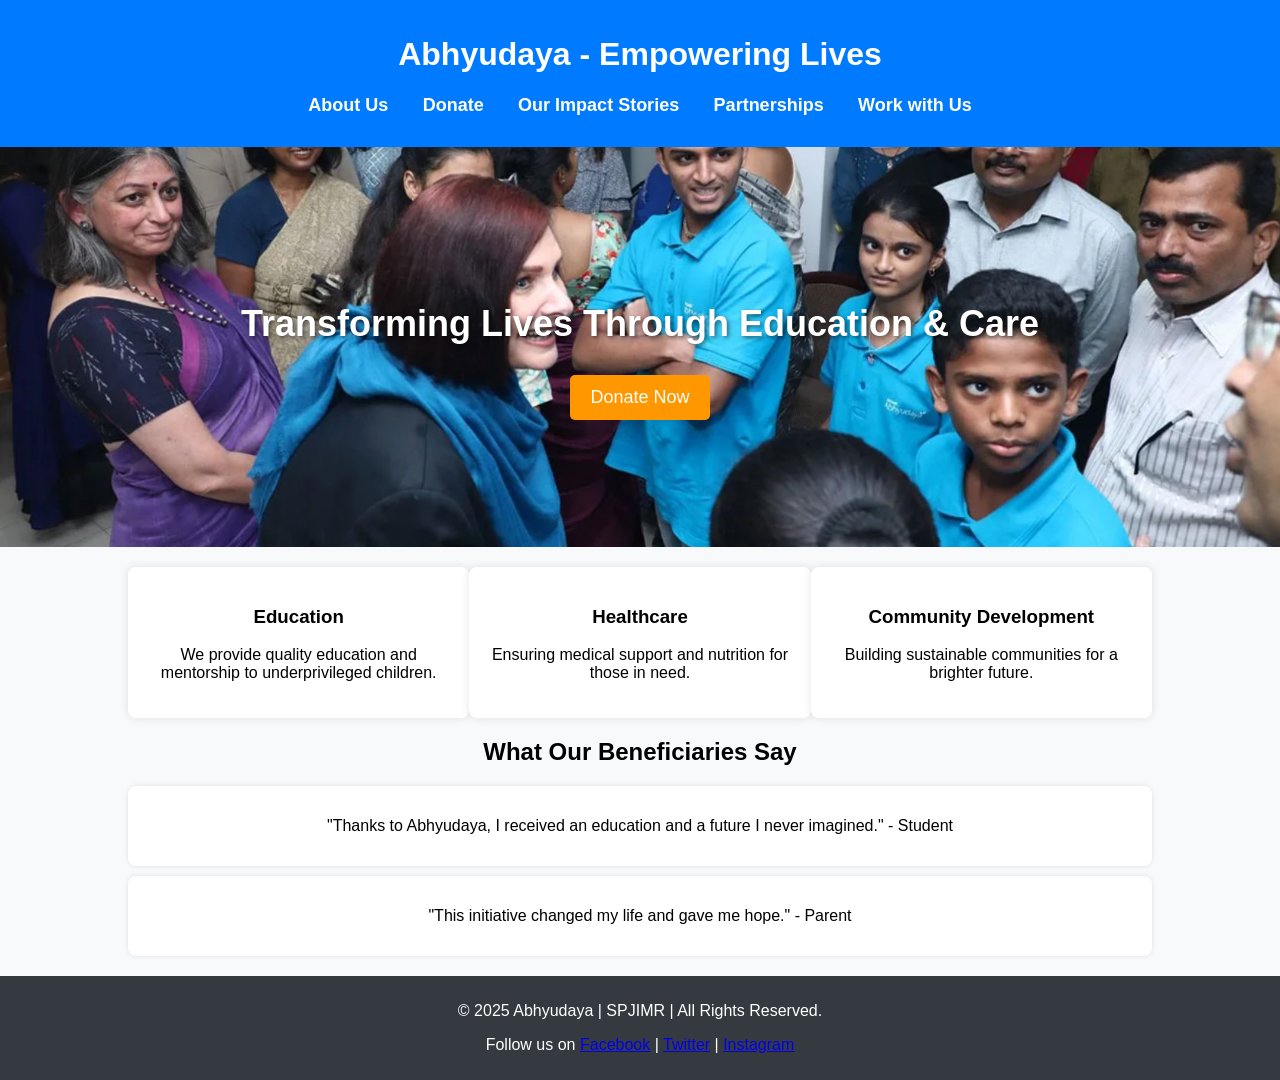
<file: index.html>
<!DOCTYPE html>
<html lang="en">
<head>
    <meta charset="UTF-8">
    <meta name="viewport" content="width=device-width, initial-scale=1.0">
    <title>Abhyudaya - Transforming Lives</title>
    <link rel="stylesheet" href="styles.css">
    <style>
        body {
            font-family: Arial, sans-serif;
            margin: 0;
            padding: 0;
            background-color: #f8f9fa;
            text-align: center;
        }
        header {
            background-color: #007bff;
            color: white;
            padding: 15px 0;
        }
        nav ul {
            list-style: none;
            padding: 0;
        }
        nav ul li {
            display: inline;
            margin: 0 15px;
        }
        nav ul li a {
            color: white;
            text-decoration: none;
            font-size: 18px;
        }
        .hero {
            background: url('hero_image.jpg') no-repeat center center/cover;
            height: 400px;
            display: flex;
            align-items: center;
            justify-content: center;
            flex-direction: column;
            color: white;
            text-shadow: 2px 2px 4px rgba(0, 0, 0, 0.5);
        }
        .hero h1 {
            font-size: 36px;
        }
        .hero button {
            padding: 12px 20px;
            background: #ff9800;
            border: none;
            font-size: 18px;
            color: white;
            cursor: pointer;
            border-radius: 5px;
        }
        .section-container {
            width: 80%;
            margin: auto;
            display: flex;
            justify-content: space-between;
            margin-top: 20px;
        }
        .section {
            width: 30%;
            padding: 20px;
            background: white;
            border-radius: 8px;
            box-shadow: 0px 0px 10px rgba(0, 0, 0, 0.1);
        }
        .testimonials {
            width: 80%;
            margin: auto;
            margin-top: 20px;
        }
        .testimonial {
            background: white;
            padding: 15px;
            border-radius: 8px;
            margin-bottom: 10px;
            box-shadow: 0px 0px 5px rgba(0, 0, 0, 0.1);
        }
        footer {
            margin-top: 20px;
            background-color: #343a40;
            color: white;
            padding: 10px 0;
        }
    </style>
</head>
<body>
    <header>
        <h1>Abhyudaya - Empowering Lives</h1>
        <nav>
            <ul>
                <li><a href="about.html">About Us</a></li>
                <li><a href="donate.html">Donate</a></li>
                <li><a href="impact.html">Our Impact Stories</a></li>
                <li><a href="partnerships.html">Partnerships</a></li>
                <li><a href="work-with-us.html">Work with Us</a></li>
            </ul>
        </nav>
    </header>
    
    <section class="hero">
        <h1>Transforming Lives Through Education & Care</h1>
        <button onclick="window.location.href='donate.html'">Donate Now</button>
    </section>
    
    <div class="section-container">
        <div class="section">
            <h3>Education</h3>
            <p>We provide quality education and mentorship to underprivileged children.</p>
        </div>
        <div class="section">
            <h3>Healthcare</h3>
            <p>Ensuring medical support and nutrition for those in need.</p>
        </div>
        <div class="section">
            <h3>Community Development</h3>
            <p>Building sustainable communities for a brighter future.</p>
        </div>
    </div>
    
    <section class="testimonials">
        <h2>What Our Beneficiaries Say</h2>
        <div class="testimonial">
            <p>"Thanks to Abhyudaya, I received an education and a future I never imagined." - Student</p>
        </div>
        <div class="testimonial">
            <p>"This initiative changed my life and gave me hope." - Parent</p>
        </div>
    </section>
    
    <footer>
        <p>&copy; 2025 Abhyudaya | SPJIMR | All Rights Reserved.</p>
        <p>Follow us on <a href="#">Facebook</a> | <a href="#">Twitter</a> | <a href="#">Instagram</a></p>
    </footer>
</body>
</html>
</file>
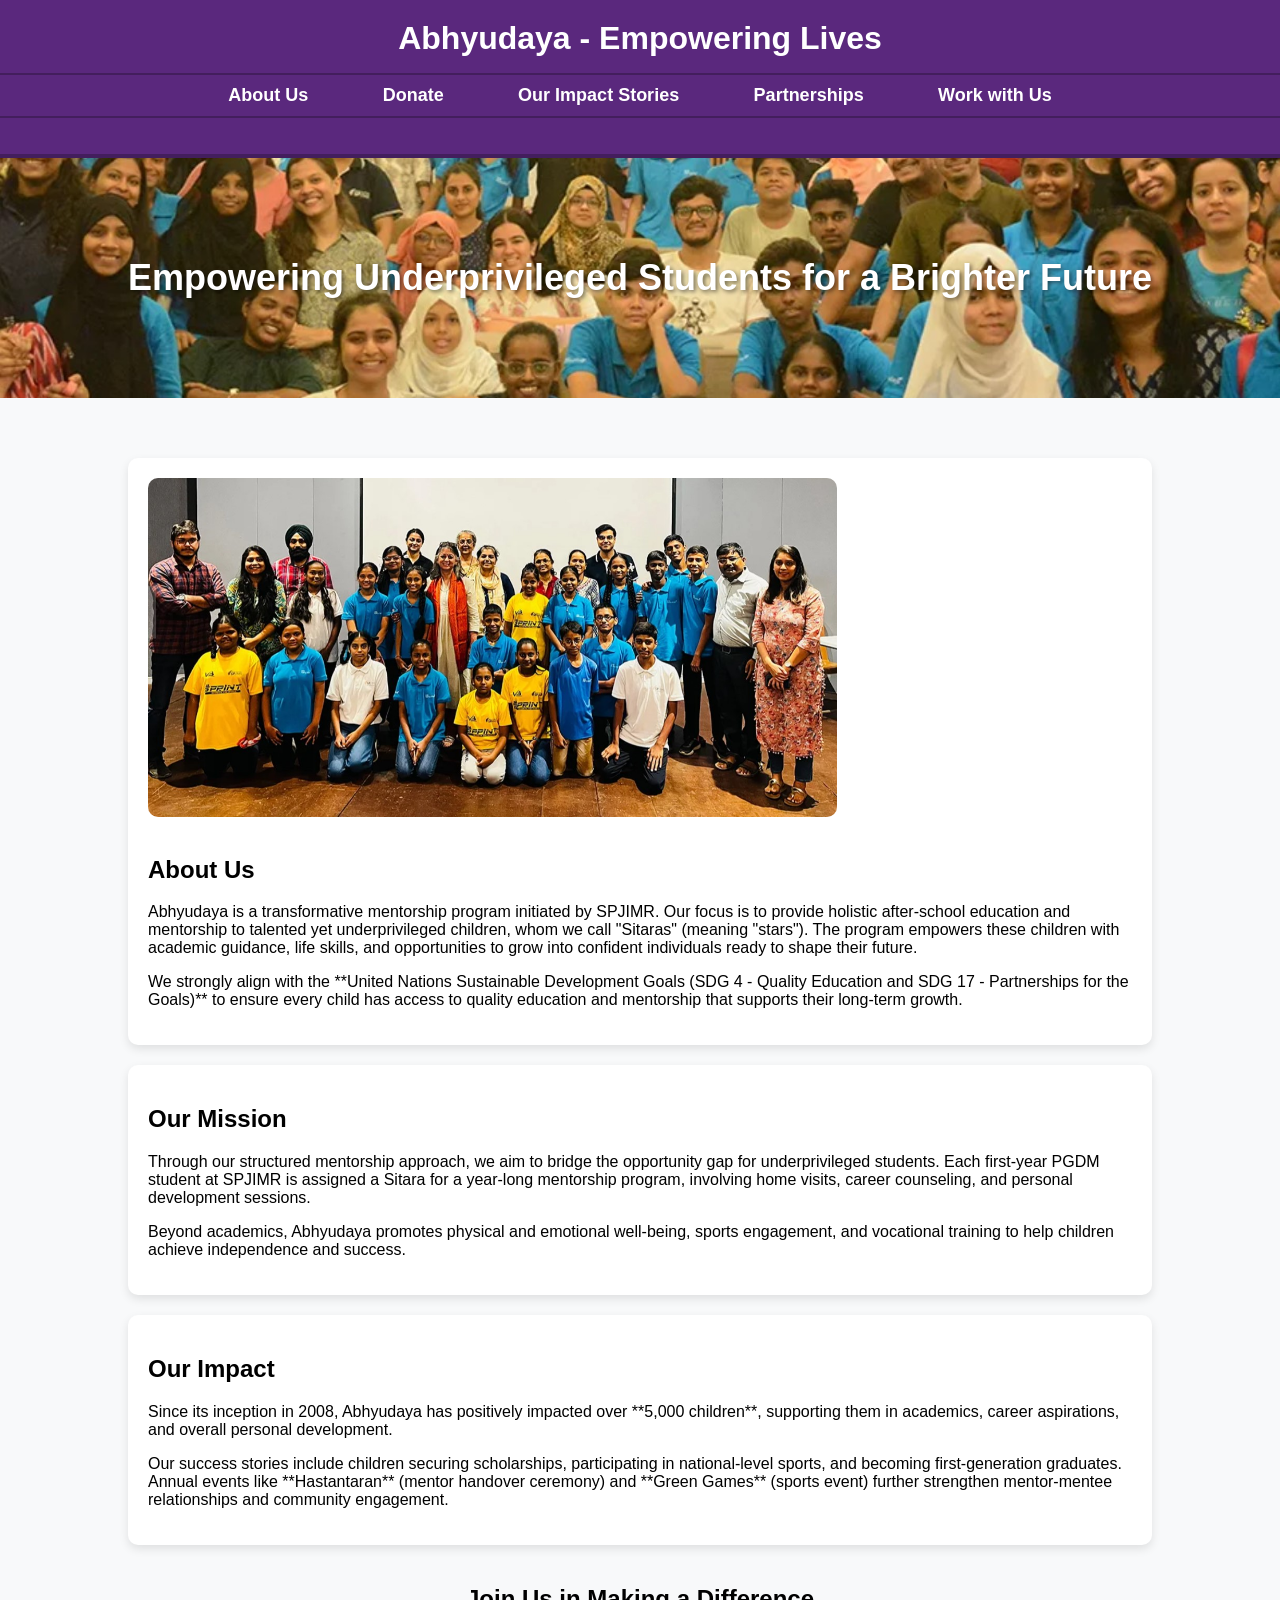
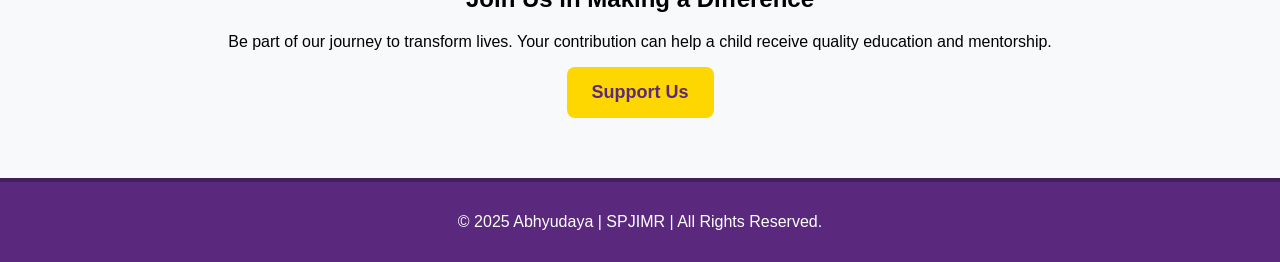
<file: about.html>
<!DOCTYPE html>
<html lang="en">
<head>
    <meta charset="UTF-8">
    <meta name="viewport" content="width=device-width, initial-scale=1.0">
    <title>About Us - Abhyudaya</title>
    <link rel="stylesheet" href="styles.css">
    <style>
        body {
            font-family: Arial, sans-serif;
            margin: 0;
            padding: 0;
            background-color: #f8f9fa;
        }
        header {
            background-color: #5A287D; /* SPJIMR Purple */
            color: white;
            padding: 20px 0;
            text-align: center;
            border-bottom: 4px solid #431E5D;
        }
        header h1 {
            font-size: 32px;
            font-weight: bold;
            margin: 0;
        }
        nav {
            margin-top: 10px;
        }
        nav ul {
            list-style: none;
            padding: 0;
            text-align: center;
            border-top: 2px solid #431E5D;
            border-bottom: 2px solid #431E5D;
            padding: 10px 0;
        }
        nav ul li {
            display: inline;
            margin: 0 20px;
            padding: 10px 15px;
        }
        nav ul li a {
            color: white;
            text-decoration: none;
            font-size: 18px;
            font-weight: bold;
            transition: color 0.3s, border-bottom 0.3s;
        }
        nav ul li a:hover {
            color: #FFD700;
            border-bottom: 2px solid #FFD700;
        }
        .hero {
            background: url('about_hero.jpg') no-repeat center center/cover;
            height: 200px;
            display: flex;
            align-items: center;
            justify-content: center;
            color: white;
            text-shadow: 2px 2px 4px rgba(0, 0, 0, 0.5);
            font-size: 36px;
            font-weight: bold;
            text-align: center;
            padding: 20px;
            background-color: #5A287D;
        }
        .container {
            width: 80%;
            margin: 40px auto;
            text-align: center;
        }
        .about-section, .mission-section, .impact-section {
            background: white;
            padding: 20px;
            border-radius: 10px;
            box-shadow: 0px 4px 10px rgba(0, 0, 0, 0.1);
            text-align: left;
            margin-bottom: 20px;
        }
        .about-section img {
            width: 70%;
            border-radius: 10px;
            margin-bottom: 15px;
        }
        .cta {
            text-align: center;
            margin-top: 40px;
        }
        .cta button {
            padding: 15px 25px;
            font-size: 18px;
            background-color: #FFD700;
            color: #5A287D;
            border: none;
            border-radius: 8px;
            cursor: pointer;
            font-weight: bold;
        }
        .cta button:hover {
            background-color: #FFC107;
        }
        footer {
            background-color: #5A287D;
            color: white;
            text-align: center;
            padding: 15px 0;
            margin-top: 20px;
            border-top: 4px solid #431E5D;
        }
    </style>
</head>
<body>
    <header>
        <h1>Abhyudaya - Empowering Lives</h1>
        <nav>
            <ul>
                <li><a href="about.html">About Us</a></li>
                <li><a href="donate.html">Donate</a></li>
                <li><a href="impact.html">Our Impact Stories</a></li>
                <li><a href="partnerships.html">Partnerships</a></li>
                <li><a href="work-with-us.html">Work with Us</a></li>
            </ul>
        </nav>
    </header>
    
    <div class="hero">Empowering Underprivileged Students for a Brighter Future</div>
    
    <div class="container">
        <section class="about-section">
            <img src="mentorship_program.jpg" alt="Mentorship Program">
            <h2>About Us</h2>
            <p>Abhyudaya is a transformative mentorship program initiated by SPJIMR. Our focus is to provide holistic after-school education and mentorship to talented yet underprivileged children, whom we call "Sitaras" (meaning "stars"). The program empowers these children with academic guidance, life skills, and opportunities to grow into confident individuals ready to shape their future.</p>
            <p>We strongly align with the **United Nations Sustainable Development Goals (SDG 4 - Quality Education and SDG 17 - Partnerships for the Goals)** to ensure every child has access to quality education and mentorship that supports their long-term growth.</p>
        </section>
        
        <section class="mission-section">
            <h2>Our Mission</h2>
            <p>Through our structured mentorship approach, we aim to bridge the opportunity gap for underprivileged students. Each first-year PGDM student at SPJIMR is assigned a Sitara for a year-long mentorship program, involving home visits, career counseling, and personal development sessions.</p>
            <p>Beyond academics, Abhyudaya promotes physical and emotional well-being, sports engagement, and vocational training to help children achieve independence and success.</p>
        </section>
        
        <section class="impact-section">
            <h2>Our Impact</h2>
            <p>Since its inception in 2008, Abhyudaya has positively impacted over **5,000 children**, supporting them in academics, career aspirations, and overall personal development.</p>
            <p>Our success stories include children securing scholarships, participating in national-level sports, and becoming first-generation graduates. Annual events like **Hastantaran** (mentor handover ceremony) and **Green Games** (sports event) further strengthen mentor-mentee relationships and community engagement.</p>
        </section>
        
        <div class="cta">
            <h2>Join Us in Making a Difference</h2>
            <p>Be part of our journey to transform lives. Your contribution can help a child receive quality education and mentorship.</p>
            <button onclick="window.location.href='donate.html'">Support Us</button>
        </div>
    </div>
    
    <footer>
        <p>&copy; 2025 Abhyudaya | SPJIMR | All Rights Reserved.</p>
    </footer>
</body>
</html>
</file>
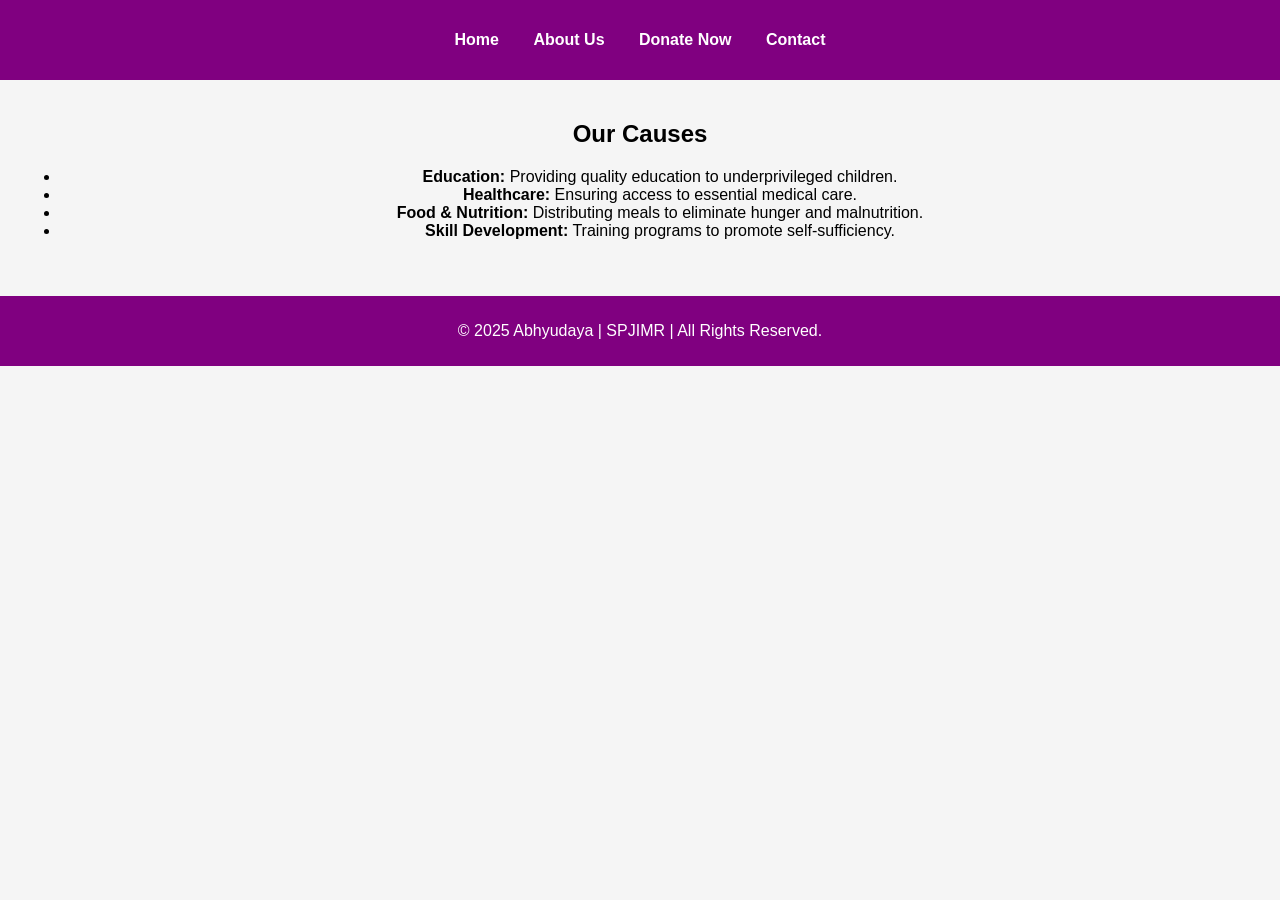
<file: causes.html>
<!DOCTYPE html>
<html lang="en">
<head>
    <meta charset="UTF-8">
    <meta name="viewport" content="width=device-width, initial-scale=1.0">
    <title>Our Causes - Abhyudaya</title>
    <link rel="stylesheet" href="styles.css">
</head>
<body>
    <header>
        <nav>
            <ul>
                <li><a href="index.html">Home</a></li>
                <li><a href="about.html">About Us</a></li>
                <li><a href="donate.html">Donate Now</a></li>
                <li><a href="contact.html">Contact</a></li>
            </ul>
        </nav>
    </header>
    <section class="container">
        <h2>Our Causes</h2>
        <ul>
            <li><strong>Education:</strong> Providing quality education to underprivileged children.</li>
            <li><strong>Healthcare:</strong> Ensuring access to essential medical care.</li>
            <li><strong>Food & Nutrition:</strong> Distributing meals to eliminate hunger and malnutrition.</li>
            <li><strong>Skill Development:</strong> Training programs to promote self-sufficiency.</li>
        </ul>
    </section>
    <footer>
        <p>&copy; 2025 Abhyudaya | SPJIMR | All Rights Reserved.</p>
    </footer>
</body>
</html>
</file>
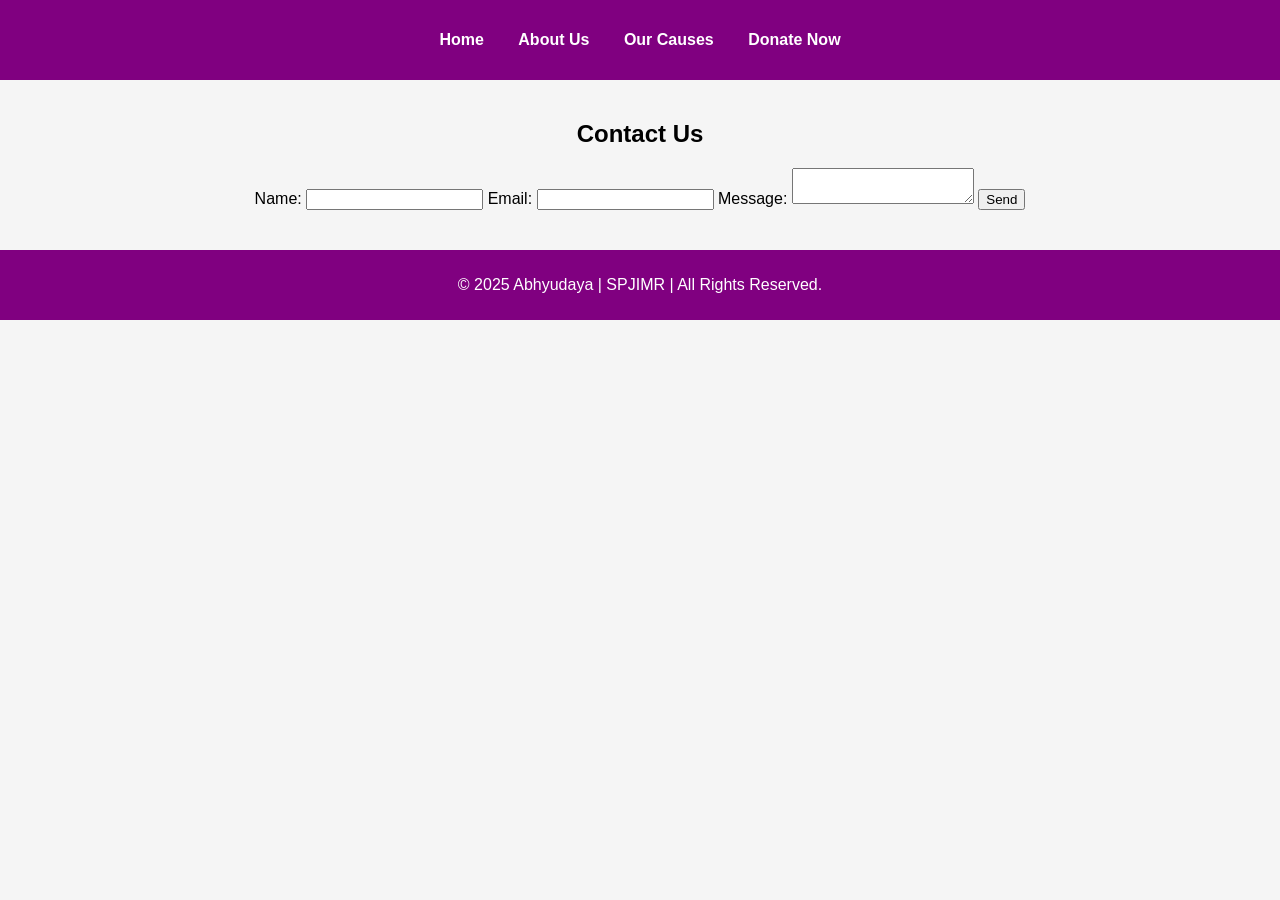
<file: contact.html>
<!DOCTYPE html>
<html lang="en">
<head>
    <meta charset="UTF-8">
    <meta name="viewport" content="width=device-width, initial-scale=1.0">
    <title>Contact - Abhyudaya</title>
    <link rel="stylesheet" href="styles.css">
</head>
<body>
    <header>
        <nav>
            <ul>
                <li><a href="index.html">Home</a></li>
                <li><a href="about.html">About Us</a></li>
                <li><a href="causes.html">Our Causes</a></li>
                <li><a href="donate.html">Donate Now</a></li>
            </ul>
        </nav>
    </header>
    <section class="container">
        <h2>Contact Us</h2>
        <form action="#" method="POST">
            <label for="name">Name:</label>
            <input type="text" id="name" name="name" required>
            <label for="email">Email:</label>
            <input type="email" id="email" name="email" required>
            <label for="message">Message:</label>
            <textarea id="message" name="message" required></textarea>
            <button type="submit">Send</button>
        </form>
    </section>
    <footer>
        <p>&copy; 2025 Abhyudaya | SPJIMR | All Rights Reserved.</p>
    </footer>
</body>
</html>
</file>
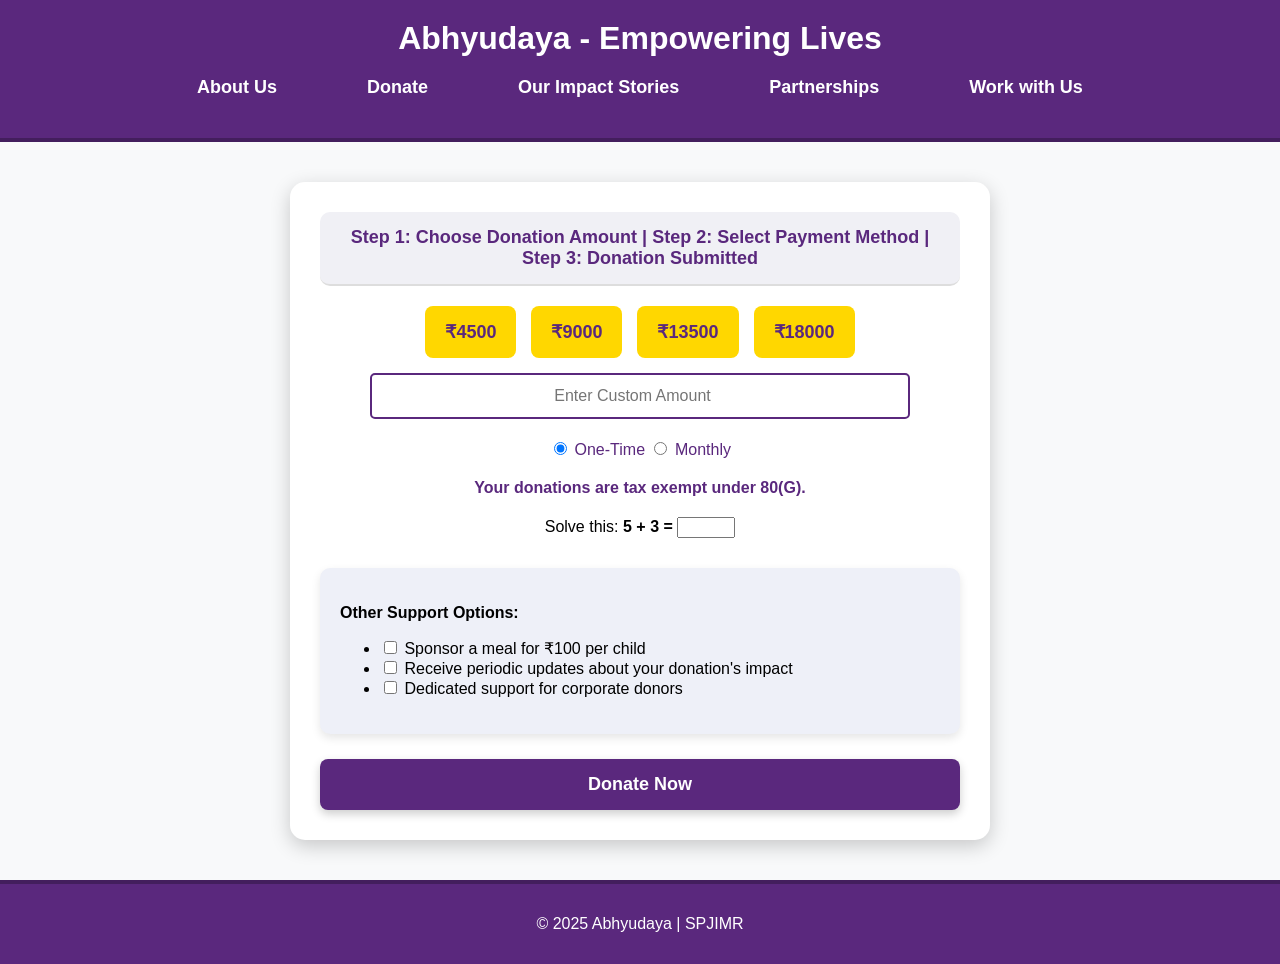
<file: donate.html>
<!DOCTYPE html>
<html lang="en">
<head>
    <meta charset="UTF-8">
    <meta name="viewport" content="width=device-width, initial-scale=1.0">
    <title>Donate - Abhyudaya</title>
    <link rel="stylesheet" href="styles.css">
    <style>
        body {
            font-family: 'Arial', sans-serif;
            margin: 0;
            padding: 0;
            background-color: #f8f9fa;
        }
        header {
            background-color: #5A287D;
            color: white;
            padding: 20px 0;
            text-align: center;
            border-bottom: 4px solid #431E5D;
        }
        header h1 {
            font-size: 32px;
            font-weight: bold;
            margin: 0;
        }
        nav {
            display: flex;
            justify-content: center;
            background-color: #5A287D;
            padding: 10px 0;
        }
        nav ul {
            list-style: none;
            padding: 0;
            margin: 0;
            display: flex;
            gap: 30px;
        }
        nav ul li {
            padding: 10px 15px;
        }
        nav ul li a {
            color: white;
            text-decoration: none;
            font-size: 18px;
            font-weight: bold;
            transition: color 0.3s, border-bottom 0.3s;
        }
        nav ul li a:hover {
            color: #FFD700;
            border-bottom: 2px solid #FFD700;
        }
        .container {
            width: 50%;
            max-width: 700px;
            margin: 40px auto;
            background: white;
            padding: 30px;
            border-radius: 15px;
            box-shadow: 0px 6px 20px rgba(0, 0, 0, 0.2);
            text-align: center;
        }
        .steps {
            display: flex;
            justify-content: space-between;
            font-size: 18px;
            font-weight: bold;
            color: #5A287D;
            padding: 15px;
            border-bottom: 2px solid #DDD;
            background: #f0f0f5;
            border-radius: 10px;
            margin-bottom: 20px;
        }
        .donation-options {
            display: flex;
            justify-content: center;
            gap: 15px;
            margin-top: 20px;
        }
        .donation-options button {
            padding: 15px 20px;
            border-radius: 8px;
            border: none;
            background-color: #FFD700;
            color: #5A287D;
            cursor: pointer;
            font-size: 18px;
            font-weight: bold;
            transition: 0.3s;
        }
        .donation-options button:hover {
            background-color: #FFC107;
        }
        .custom-amount {
            margin-top: 15px;
            padding: 12px;
            font-size: 16px;
            width: 80%;
            border-radius: 5px;
            border: 2px solid #5A287D;
            text-align: center;
        }
        .donation-type {
            margin-top: 20px;
            font-size: 16px;
            color: #5A287D;
        }
        .tax-benefit {
            margin-top: 20px;
            font-size: 16px;
            color: #5A287D;
            font-weight: bold;
        }
        .captcha {
            margin-top: 20px;
            font-size: 16px;
        }
        .additional-features {
            text-align: left;
            margin-top: 30px;
            padding: 20px;
            border-radius: 10px;
            background: #eef0f8;
            box-shadow: 0px 4px 10px rgba(0, 0, 0, 0.1);
        }
        .donate-button {
            margin-top: 25px;
            padding: 15px;
            background-color: #5A287D;
            color: white;
            font-size: 18px;
            border: none;
            cursor: pointer;
            border-radius: 8px;
            width: 100%;
            font-weight: bold;
            box-shadow: 0px 4px 10px rgba(0, 0, 0, 0.2);
        }
        .donate-button:hover {
            background-color: #431E5D;
        }
        footer {
            background-color: #5A287D;
            color: white;
            text-align: center;
            padding: 15px 0;
            margin-top: 20px;
            border-top: 4px solid #431E5D;
        }
    </style>
</head>
<body>
    <header>
        <h1>Abhyudaya - Empowering Lives</h1>
        <nav>
            <ul>
                <li><a href="about.html">About Us</a></li>
                <li><a href="donate.html">Donate</a></li>
                <li><a href="impact.html">Our Impact Stories</a></li>
                <li><a href="partnerships.html">Partnerships</a></li>
                <li><a href="work-with-us.html">Work with Us</a></li>
            </ul>
        </nav>
    </header>
    
    <div class="container">
        <div class="steps">Step 1: Choose Donation Amount | Step 2: Select Payment Method | Step 3: Donation Submitted</div>
        
        <div class="donation-options">
            <button>₹4500</button>
            <button>₹9000</button>
            <button>₹13500</button>
            <button>₹18000</button>
        </div>
        <input type="number" class="custom-amount" placeholder="Enter Custom Amount">
        
        <div class="donation-type">
            <label><input type="radio" name="donationType" checked> One-Time</label>
            <label><input type="radio" name="donationType"> Monthly</label>
        </div>
        
        <div class="tax-benefit">Your donations are tax exempt under 80(G).</div>
        
        <div class="captcha">Solve this: <b>5 + 3 = </b> <input type="text" style="width: 50px; text-align: center;"></div>
        
        <div class="additional-features">
            <p><b>Other Support Options:</b></p>
            <ul>
                <li><input type="checkbox"> Sponsor a meal for ₹100 per child</li>
                <li><input type="checkbox"> Receive periodic updates about your donation's impact</li>
                <li><input type="checkbox"> Dedicated support for corporate donors</li>
            </ul>
        </div>
        
        <button class="donate-button">Donate Now</button>
    </div>
    
    <footer>
        <p>&copy; 2025 Abhyudaya | SPJIMR</p>
    </footer>
</body>
</html>
</file>
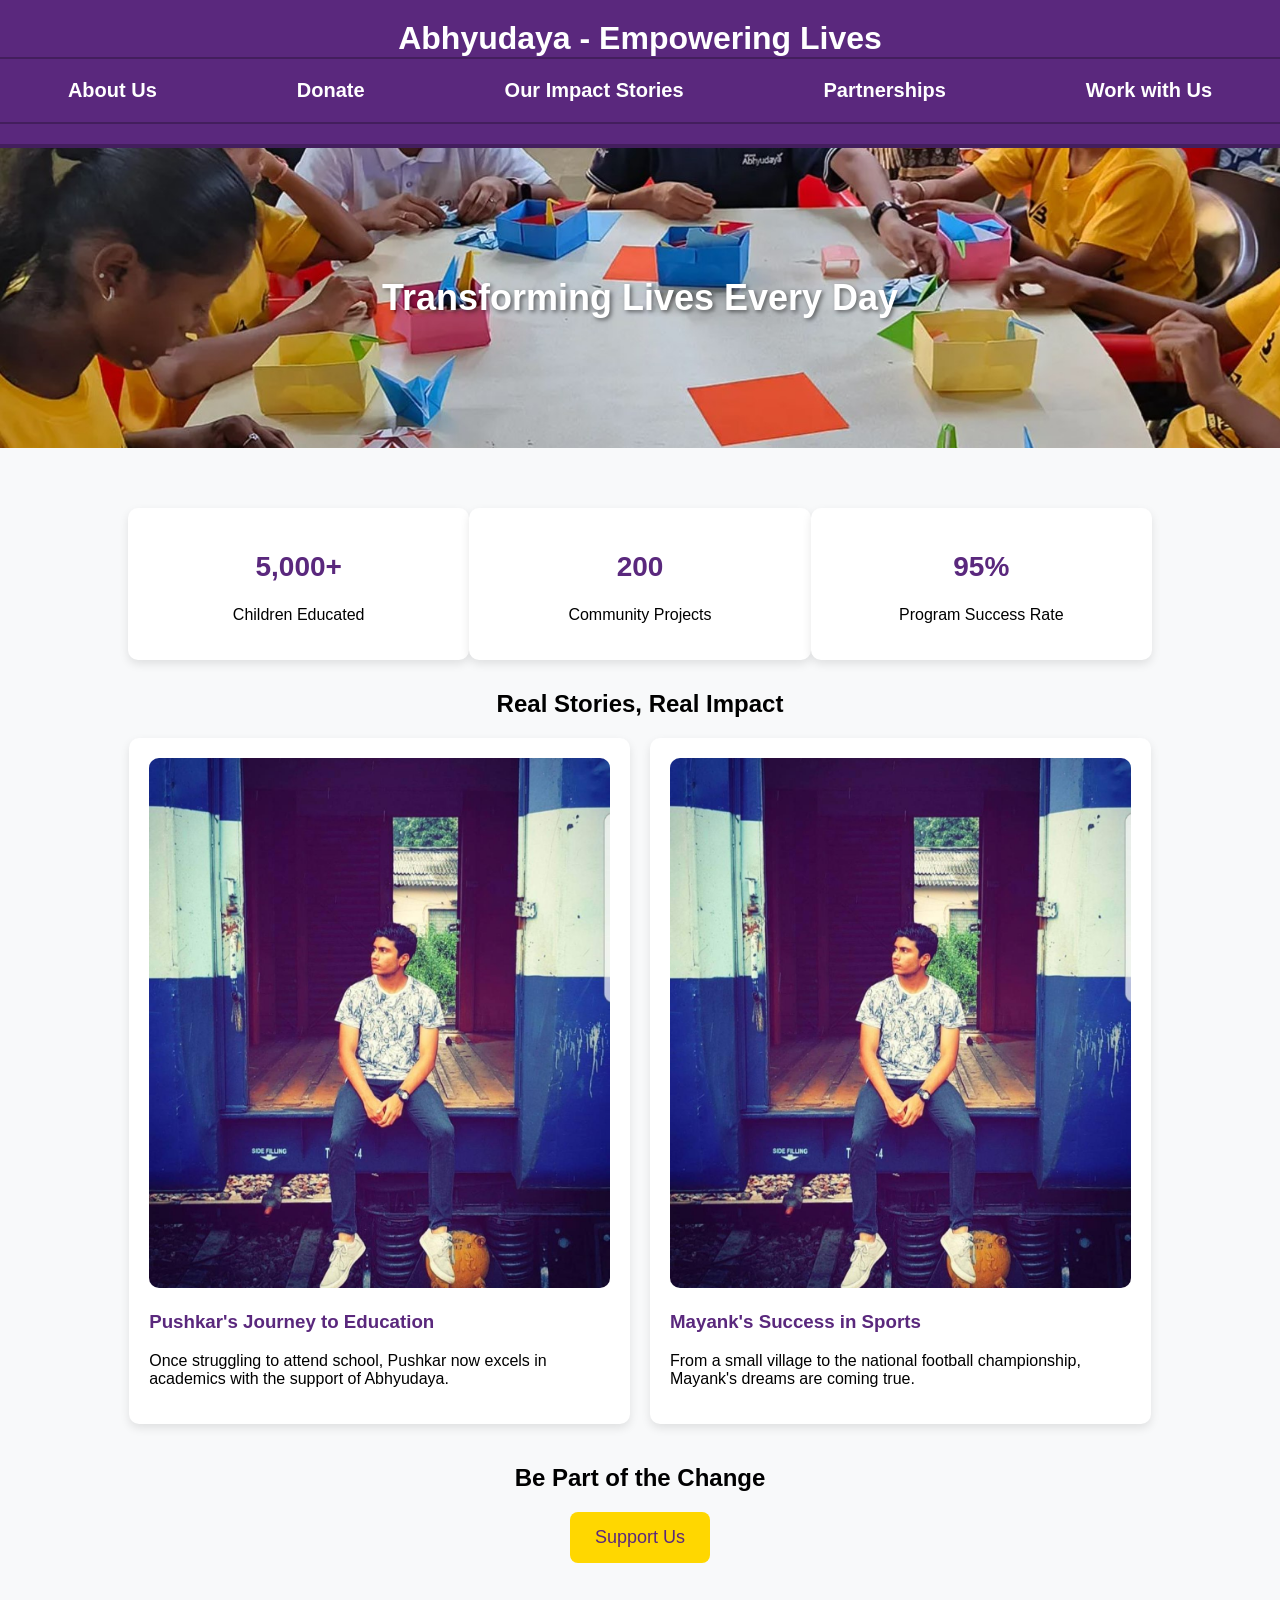
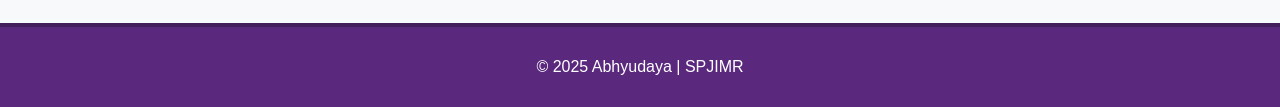
<file: impact.html>
<!DOCTYPE html>
<html lang="en">
<head>
    <meta charset="UTF-8">
    <meta name="viewport" content="width=device-width, initial-scale=1.0">
    <title>Impact Stories - Abhyudaya</title>
    <link rel="stylesheet" href="styles.css">
    <style>
        body {
            font-family: Arial, sans-serif;
            margin: 0;
            padding: 0;
            background-color: #f8f9fa;
        }
        header {
            background-color: #5A287D;
            color: white;
            padding: 20px 0;
            text-align: center;
            border-bottom: 4px solid #431E5D;
        }
        header h1 {
            font-size: 32px;
            font-weight: bold;
            margin: 0;
        }
        nav {
            background-color: #5A287D;
            padding: 10px 0;
            border-top: 2px solid #431E5D;
            border-bottom: 2px solid #431E5D;
        }
        nav ul {
            list-style: none;
            padding: 0;
            margin: 0;
            display: flex;
            justify-content: center;
            gap: 80px;
        }
        nav ul li {
            padding: 10px 15px;
        }
        nav ul li a {
            color: white;
            text-decoration: none;
            font-size: 20px;
            font-weight: bold;
            transition: color 0.3s, border-bottom 0.3s;
        }
        nav ul li a:hover {
            color: #FFD700;
            border-bottom: 2px solid #FFD700;
        }
        .hero {
            background: url('impact_hero.jpg') no-repeat center center/cover;
            height: 300px;
            display: flex;
            align-items: center;
            justify-content: center;
            color: white;
            text-shadow: 2px 2px 4px rgba(0, 0, 0, 0.5);
            font-size: 36px;
            font-weight: bold;
        }
        .container {
            width: 80%;
            margin: 40px auto;
            text-align: center;
        }
        .impact-stats {
            display: flex;
            justify-content: space-around;
            margin-bottom: 30px;
        }
        .stat {
            background: white;
            padding: 20px;
            border-radius: 10px;
            box-shadow: 0px 4px 10px rgba(0, 0, 0, 0.1);
            width: 30%;
        }
        .stat h2 {
            color: #5A287D;
            font-size: 28px;
        }
        .stories {
            display: flex;
            flex-wrap: wrap;
            gap: 20px;
            justify-content: center;
        }
        .story {
            background: white;
            padding: 20px;
            border-radius: 10px;
            box-shadow: 0px 4px 10px rgba(0, 0, 0, 0.1);
            width: 45%;
            text-align: left;
        }
        .story img {
            width: 100%;
            border-radius: 10px;
        }
        .story h3 {
            color: #5A287D;
        }
        .cta {
            text-align: center;
            margin-top: 40px;
        }
        .cta button {
            padding: 15px 25px;
            font-size: 18px;
            background-color: #FFD700;
            color: #5A287D;
            border: none;
            border-radius: 8px;
            cursor: pointer;
        }
        .cta button:hover {
            background-color: #FFC107;
        }
        footer {
            background-color: #5A287D;
            color: white;
            text-align: center;
            padding: 15px 0;
            margin-top: 20px;
            border-top: 4px solid #431E5D;
        }
    </style>
</head>
<body>
    <header>
        <h1>Abhyudaya - Empowering Lives</h1>
        <nav>
            <ul>
                <li><a href="about.html">About Us</a></li>
                <li><a href="donate.html">Donate</a></li>
                <li><a href="impact.html">Our Impact Stories</a></li>
                <li><a href="partnerships.html">Partnerships</a></li>
                <li><a href="work-with-us.html">Work with Us</a></li>
            </ul>
        </nav>
    </header>
    
    <div class="hero">Transforming Lives Every Day</div>
    
    <div class="container">
        <div class="impact-stats">
            <div class="stat">
                <h2>5,000+</h2>
                <p>Children Educated</p>
            </div>
            <div class="stat">
                <h2>200</h2>
                <p>Community Projects</p>
            </div>
            <div class="stat">
                <h2>95%</h2>
                <p>Program Success Rate</p>
            </div>
        </div>
        
        <h2>Real Stories, Real Impact</h2>
        <div class="stories">
            <div class="story">
                <img src="story2.jpg" alt="Impact Story 1">
                <h3>Pushkar's Journey to Education</h3>
                <p>Once struggling to attend school, Pushkar now excels in academics with the support of Abhyudaya.</p>
            </div>
            <div class="story">
                <img src="story2.jpg" alt="Impact Story 2">
                <h3>Mayank's Success in Sports</h3>
                <p>From a small village to the national football championship, Mayank's dreams are coming true.</p>
            </div>
        </div>
        
        <div class="cta">
            <h2>Be Part of the Change</h2>
            <button onclick="window.location.href='donate.html'">Support Us</button>
        </div>
    </div>
    
    <footer>
        <p>&copy; 2025 Abhyudaya | SPJIMR</p>
    </footer>
</body>
</html>
</file>
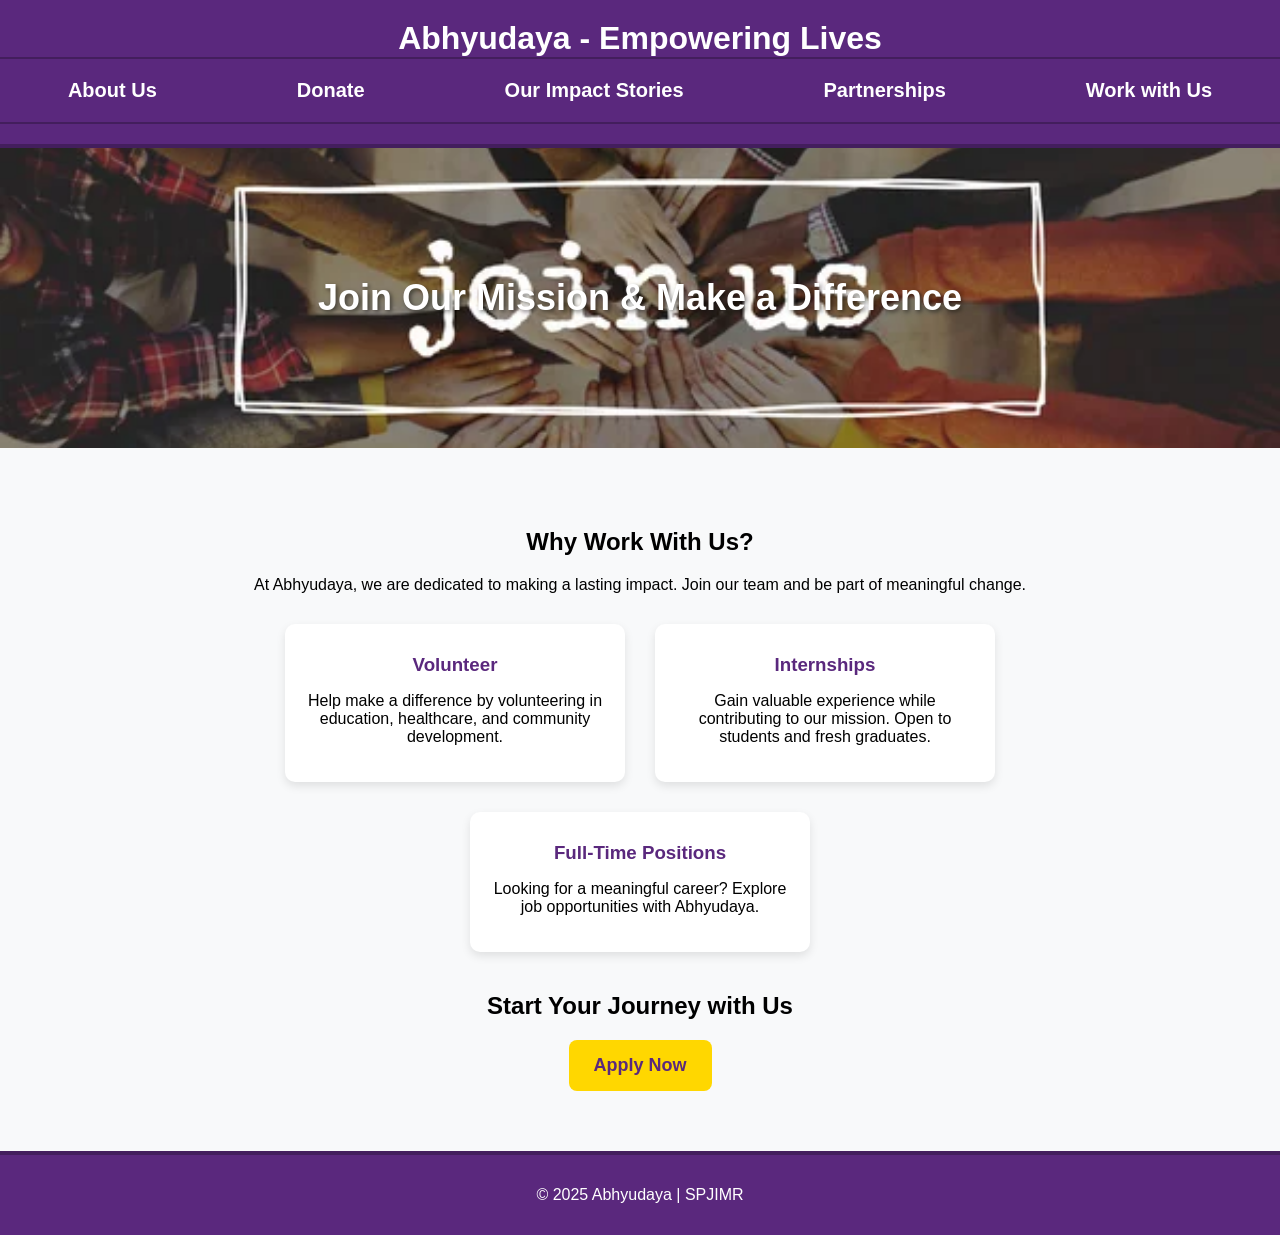
<file: work-with-us.html>
<!DOCTYPE html>
<html lang="en">
<head>
    <meta charset="UTF-8">
    <meta name="viewport" content="width=device-width, initial-scale=1.0">
    <title>Work With Us - Abhyudaya</title>
    <link rel="stylesheet" href="styles.css">
    <style>
        body {
            font-family: Arial, sans-serif;
            margin: 0;
            padding: 0;
            background-color: #f8f9fa;
        }
        header {
            background-color: #5A287D;
            color: white;
            padding: 20px 0;
            text-align: center;
            border-bottom: 4px solid #431E5D;
        }
        header h1 {
            font-size: 32px;
            font-weight: bold;
            margin: 0;
        }
        nav {
            background-color: #5A287D;
            padding: 10px 0;
            border-top: 2px solid #431E5D;
            border-bottom: 2px solid #431E5D;
        }
        nav ul {
            list-style: none;
            padding: 0;
            margin: 0;
            display: flex;
            justify-content: center;
            gap: 80px;
        }
        nav ul li {
            padding: 10px 15px;
        }
        nav ul li a {
            color: white;
            text-decoration: none;
            font-size: 20px;
            font-weight: bold;
            transition: color 0.3s, border-bottom 0.3s;
        }
        nav ul li a:hover {
            color: #FFD700;
            border-bottom: 2px solid #FFD700;
        }
        .container {
            width: 80%;
            margin: 40px auto;
            text-align: center;
        }
        .hero {
            background: url('work_with_us_hero.jpg') no-repeat center center/cover;
            height: 300px;
            display: flex;
            align-items: center;
            justify-content: center;
            color: white;
            text-shadow: 2px 2px 4px rgba(0, 0, 0, 0.5);
            font-size: 36px;
            font-weight: bold;
        }
        .opportunities {
            display: flex;
            flex-wrap: wrap;
            justify-content: center;
            gap: 30px;
            margin: 30px 0;
        }
        .opportunity-card {
            background: white;
            padding: 20px;
            border-radius: 10px;
            box-shadow: 0px 4px 10px rgba(0, 0, 0, 0.1);
            width: 300px;
            text-align: center;
        }
        .opportunity-card h3 {
            color: #5A287D;
            margin: 10px 0;
        }
        .cta {
            text-align: center;
            margin-top: 40px;
        }
        .cta button {
            padding: 15px 25px;
            font-size: 18px;
            background-color: #FFD700;
            color: #5A287D;
            border: none;
            border-radius: 8px;
            cursor: pointer;
            font-weight: bold;
        }
        .cta button:hover {
            background-color: #431E5D;
            color: white;
        }
        footer {
            background-color: #5A287D;
            color: white;
            text-align: center;
            padding: 15px 0;
            margin-top: 20px;
            border-top: 4px solid #431E5D;
        }
    </style>
</head>
<body>
    <header>
        <h1>Abhyudaya - Empowering Lives</h1>
        <nav>
            <ul>
                <li><a href="about.html">About Us</a></li>
                <li><a href="donate.html">Donate</a></li>
                <li><a href="impact.html">Our Impact Stories</a></li>
                <li><a href="partnerships.html">Partnerships</a></li>
                <li><a href="work-with-us.html">Work with Us</a></li>
            </ul>
        </nav>
    </header>
    
    <div class="hero">Join Our Mission & Make a Difference</div>
    
    <div class="container">
        <h2>Why Work With Us?</h2>
        <p>At Abhyudaya, we are dedicated to making a lasting impact. Join our team and be part of meaningful change.</p>
        
        <div class="opportunities">
            <div class="opportunity-card">
                <h3>Volunteer</h3>
                <p>Help make a difference by volunteering in education, healthcare, and community development.</p>
            </div>
            <div class="opportunity-card">
                <h3>Internships</h3>
                <p>Gain valuable experience while contributing to our mission. Open to students and fresh graduates.</p>
            </div>
            <div class="opportunity-card">
                <h3>Full-Time Positions</h3>
                <p>Looking for a meaningful career? Explore job opportunities with Abhyudaya.</p>
            </div>
        </div>
        
        <div class="cta">
            <h2>Start Your Journey with Us</h2>
            <button onclick="window.location.href='contact.html'">Apply Now</button>
        </div>
    </div>
    
    <footer>
        <p>&copy; 2025 Abhyudaya | SPJIMR</p>
    </footer>
</body>
</html>
</file>
<file: styles.css>
body { 
    font-family: Arial, sans-serif; 
    margin: 0; 
    padding: 0; 
    background: #f5f5f5; 
    text-align: center; 
}
header { 
    background: #800080; 
    padding: 15px; 
}
nav ul { 
    list-style: none; 
    padding: 0; 
}
nav ul li { 
    display: inline; 
    margin: 0 15px; 
}
nav ul li a { 
    color: white; 
    text-decoration: none; 
    font-weight: bold; 
}
.container { 
    padding: 20px; 
}
footer { 
    background: #800080; 
    color: white; 
    padding: 10px; 
    margin-top: 20px; 
}
</file>
